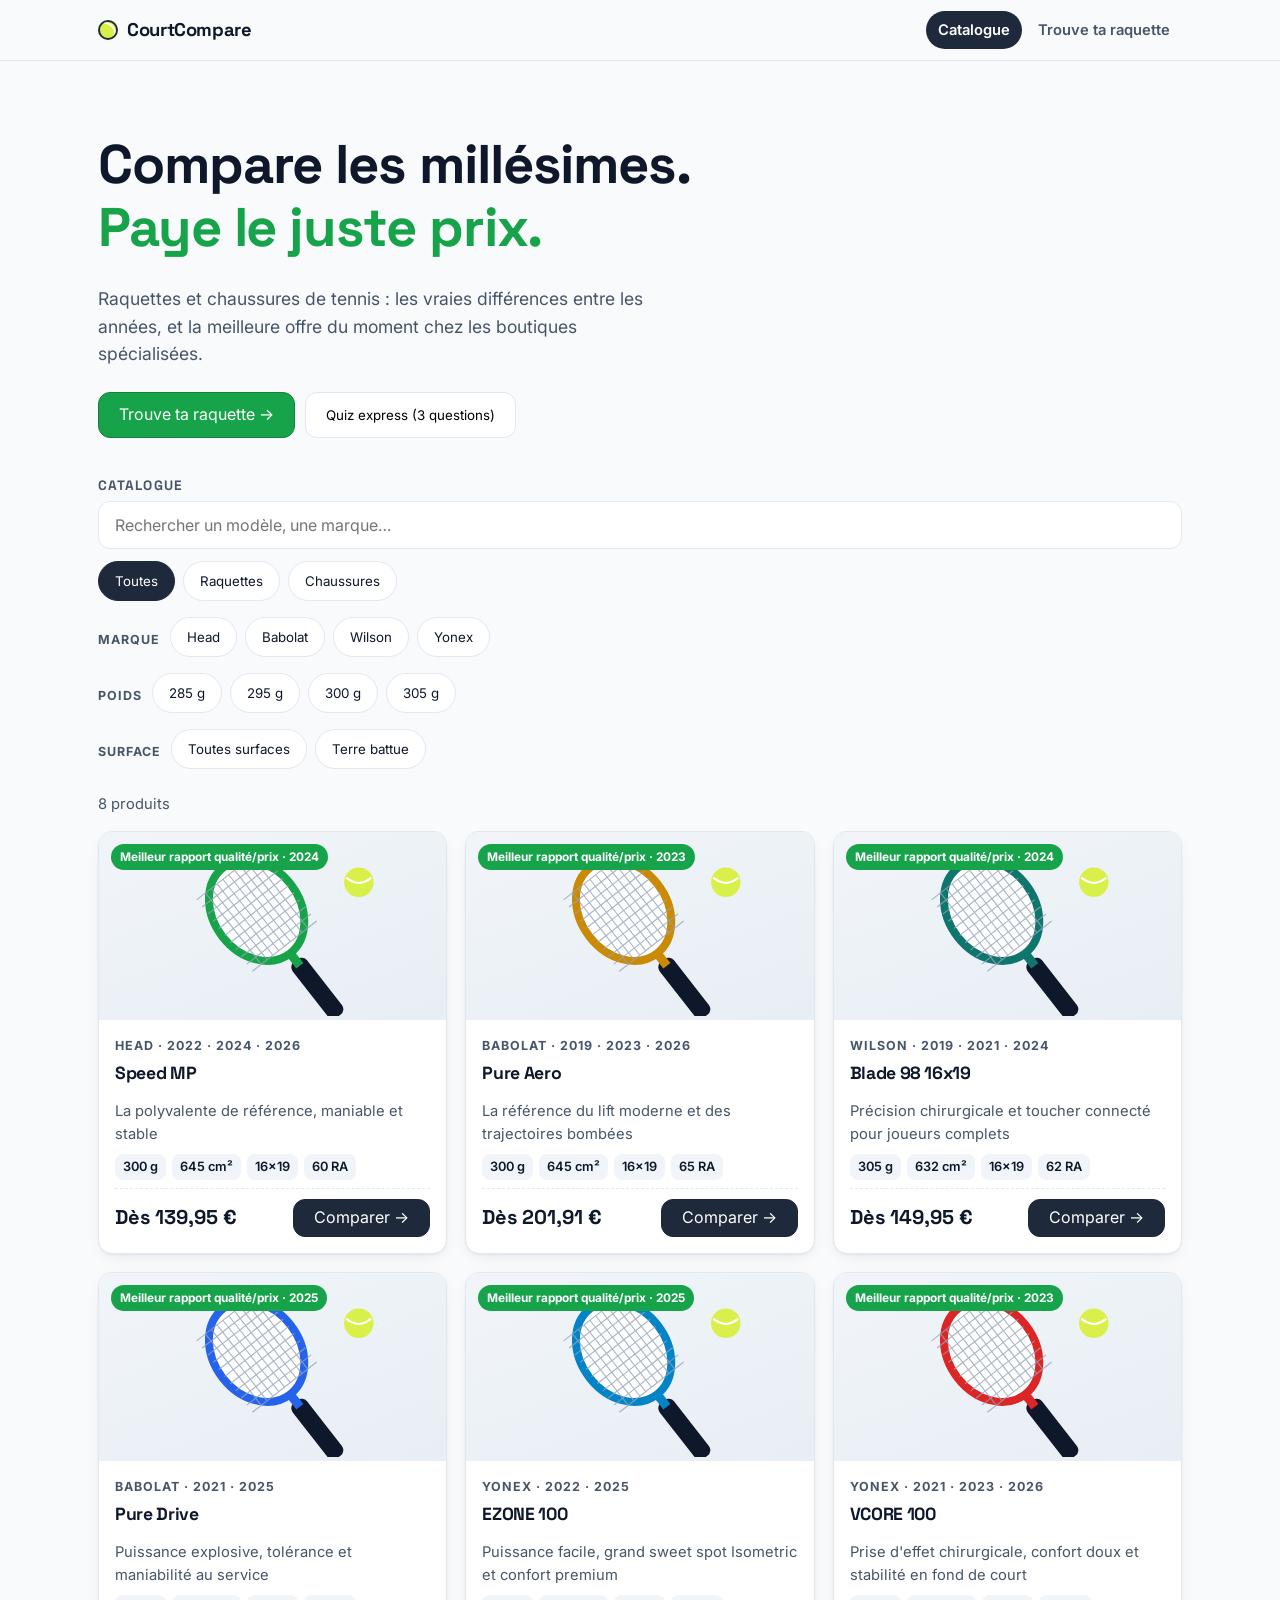
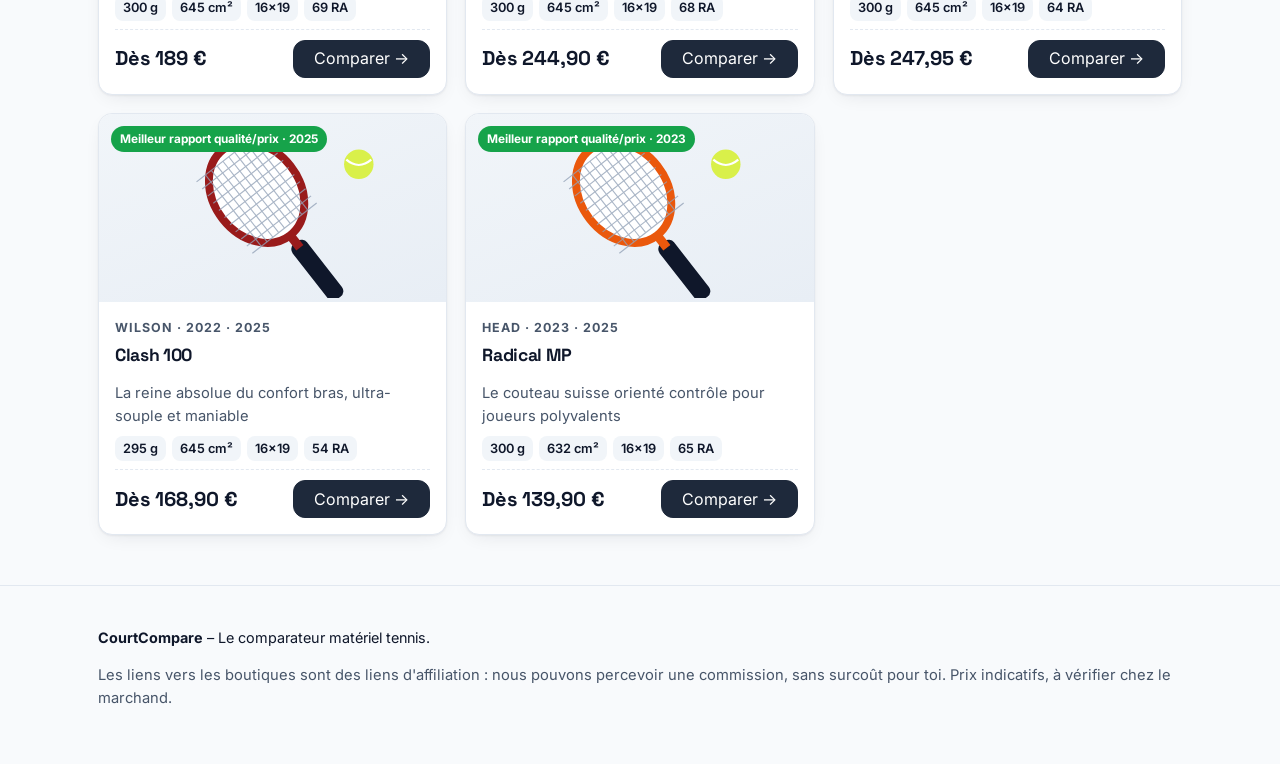
<file: index.html>
<!doctype html>
<html lang="fr">
<head>
<meta charset="utf-8">
<meta name="viewport" content="width=device-width,initial-scale=1,viewport-fit=cover">
<title>CourtCompare – Comparateur matériel tennis : millésimes et meilleur prix</title>
<meta name="description" content="Compare les millésimes de tes raquettes et chaussures de tennis (Head, Babolat, Wilson, Asics) et trouve le meilleur prix parmi les boutiques spécialisées.">
<link rel="canonical" href="/">
<meta name="theme-color" content="#16A34A">
<link rel="manifest" href="manifest.json">
<link rel="icon" href="icons/icon.svg" type="image/svg+xml">
<link rel="apple-touch-icon" href="icons/icon.svg">
<meta property="og:title" content="CourtCompare – Compare les millésimes. Paye le juste prix.">
<meta property="og:description" content="Comparateur de raquettes et chaussures de tennis : différences entre les années et meilleures offres.">
<meta property="og:type" content="website">
<link rel="preconnect" href="https://fonts.googleapis.com"><link rel="preconnect" href="https://fonts.gstatic.com" crossorigin>
<link href="https://fonts.googleapis.com/css2?family=Inter:wght@400;600;700&family=Space+Grotesk:wght@500;700&display=swap" rel="stylesheet">
<link rel="stylesheet" href="css/style.css">
</head>
<body>
<main id="main">
  <section class="hero"><div class="wrap">
    <h1>Compare les millésimes.<br><em>Paye le juste prix.</em></h1>
    <p class="lead">Raquettes et chaussures de tennis : les vraies différences entre les années, et la meilleure offre du moment chez les boutiques spécialisées.</p>
    <div class="hero-cta">
      <a class="btn btn-primary" id="cta-finder" href="trouve-ta-raquette.html">Trouve ta raquette →</a>
      <button class="btn" id="open-quiz" type="button">Quiz express (3 questions)</button>
    </div>
  </div></section>

  <section class="wrap" aria-labelledby="cat-title">
    <h2 id="cat-title" class="muted" style="font-size:.85rem;text-transform:uppercase;letter-spacing:.08em">Catalogue</h2>
    <div class="toolbar">
      <input class="search" id="search" type="search" placeholder="Rechercher un modèle, une marque…" aria-label="Rechercher un produit" autocomplete="off">
      <div class="tabs" id="tabs" role="group" aria-label="Catégories"></div>
      <div class="chiprow"><span class="chip-label">Marque</span><div class="chips" id="f-brand"></div></div>
      <div class="chiprow"><span class="chip-label">Poids</span><div class="chips" id="f-weight"></div></div>
      <div class="chiprow"><span class="chip-label">Surface</span><div class="chips" id="f-surface"></div></div>
    </div>
    <p class="muted" id="count" aria-live="polite"></p>
    <div class="grid" id="grid"></div>
  </section>
</main>

<dialog id="quiz" aria-labelledby="quiz-title">
  <div class="mhead"><strong id="quiz-title">Quel matériel pour mon jeu ?</strong><button class="x" id="quiz-close" aria-label="Fermer" type="button">×</button></div>
  <div class="mbody" id="quiz-body"></div>
</dialog>

<script src="js/common.js"></script>
<script src="js/home.js"></script>
</body>
</html>
</file>
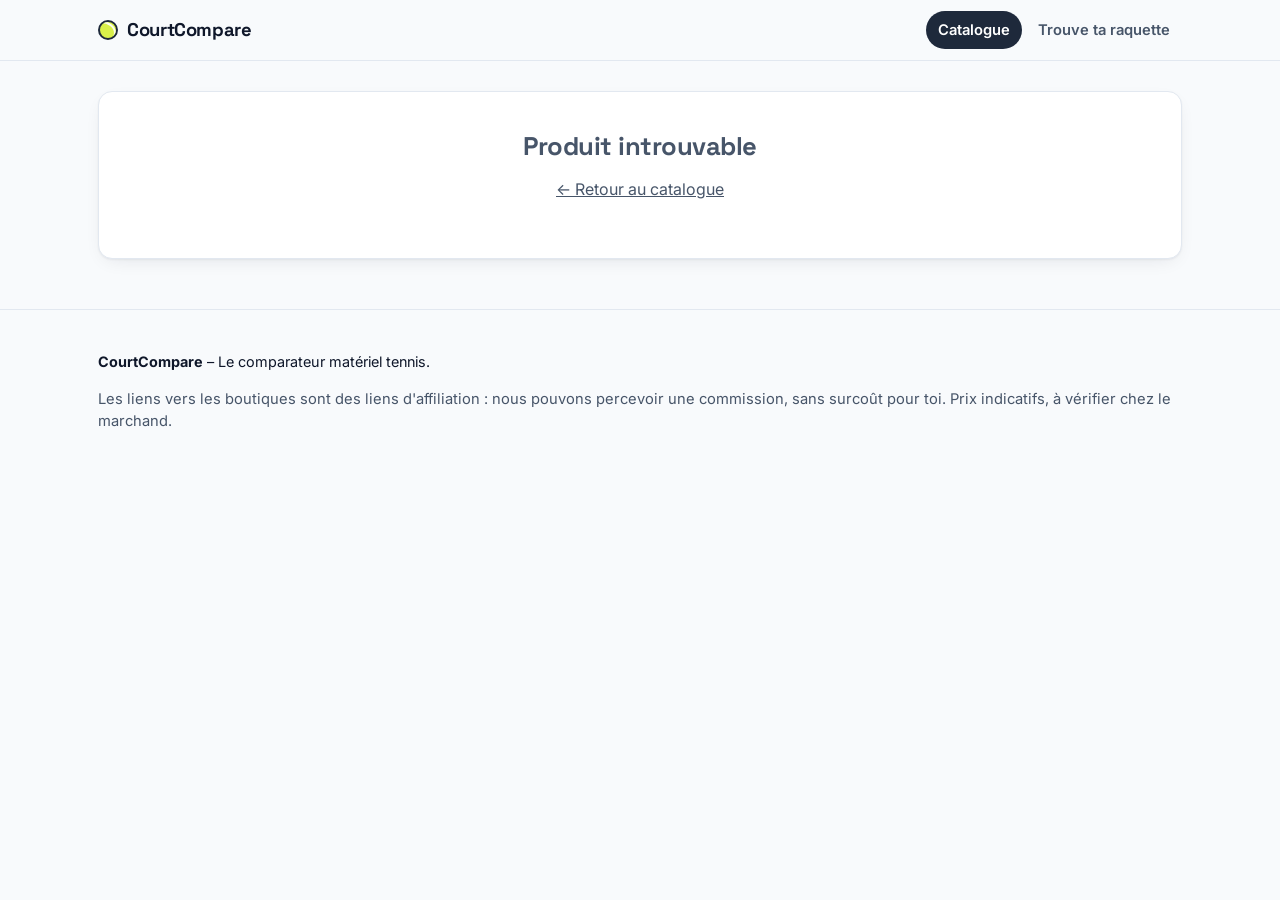
<file: produit.html>
<!doctype html>
<html lang="fr">
<head>
<meta charset="utf-8">
<meta name="viewport" content="width=device-width,initial-scale=1,viewport-fit=cover">
<title>Fiche produit – CourtCompare</title>
<meta name="description" content="Comparatif des millésimes et meilleur prix.">
<meta name="theme-color" content="#16A34A">
<link rel="manifest" href="manifest.json">
<link rel="icon" href="icons/icon.svg" type="image/svg+xml">
<link rel="apple-touch-icon" href="icons/icon.svg">
<link rel="preconnect" href="https://fonts.googleapis.com"><link rel="preconnect" href="https://fonts.gstatic.com" crossorigin>
<link href="https://fonts.googleapis.com/css2?family=Inter:wght@400;600;700&family=Space+Grotesk:wght@500;700&display=swap" rel="stylesheet">
<link rel="stylesheet" href="css/style.css">
</head>
<body>
<main id="main" class="wrap"><div id="content"><p class="muted" style="padding:40px 0">Chargement…</p></div></main>
<script src="js/common.js"></script>
<script src="js/product.js"></script>
</body>
</html>
</file>
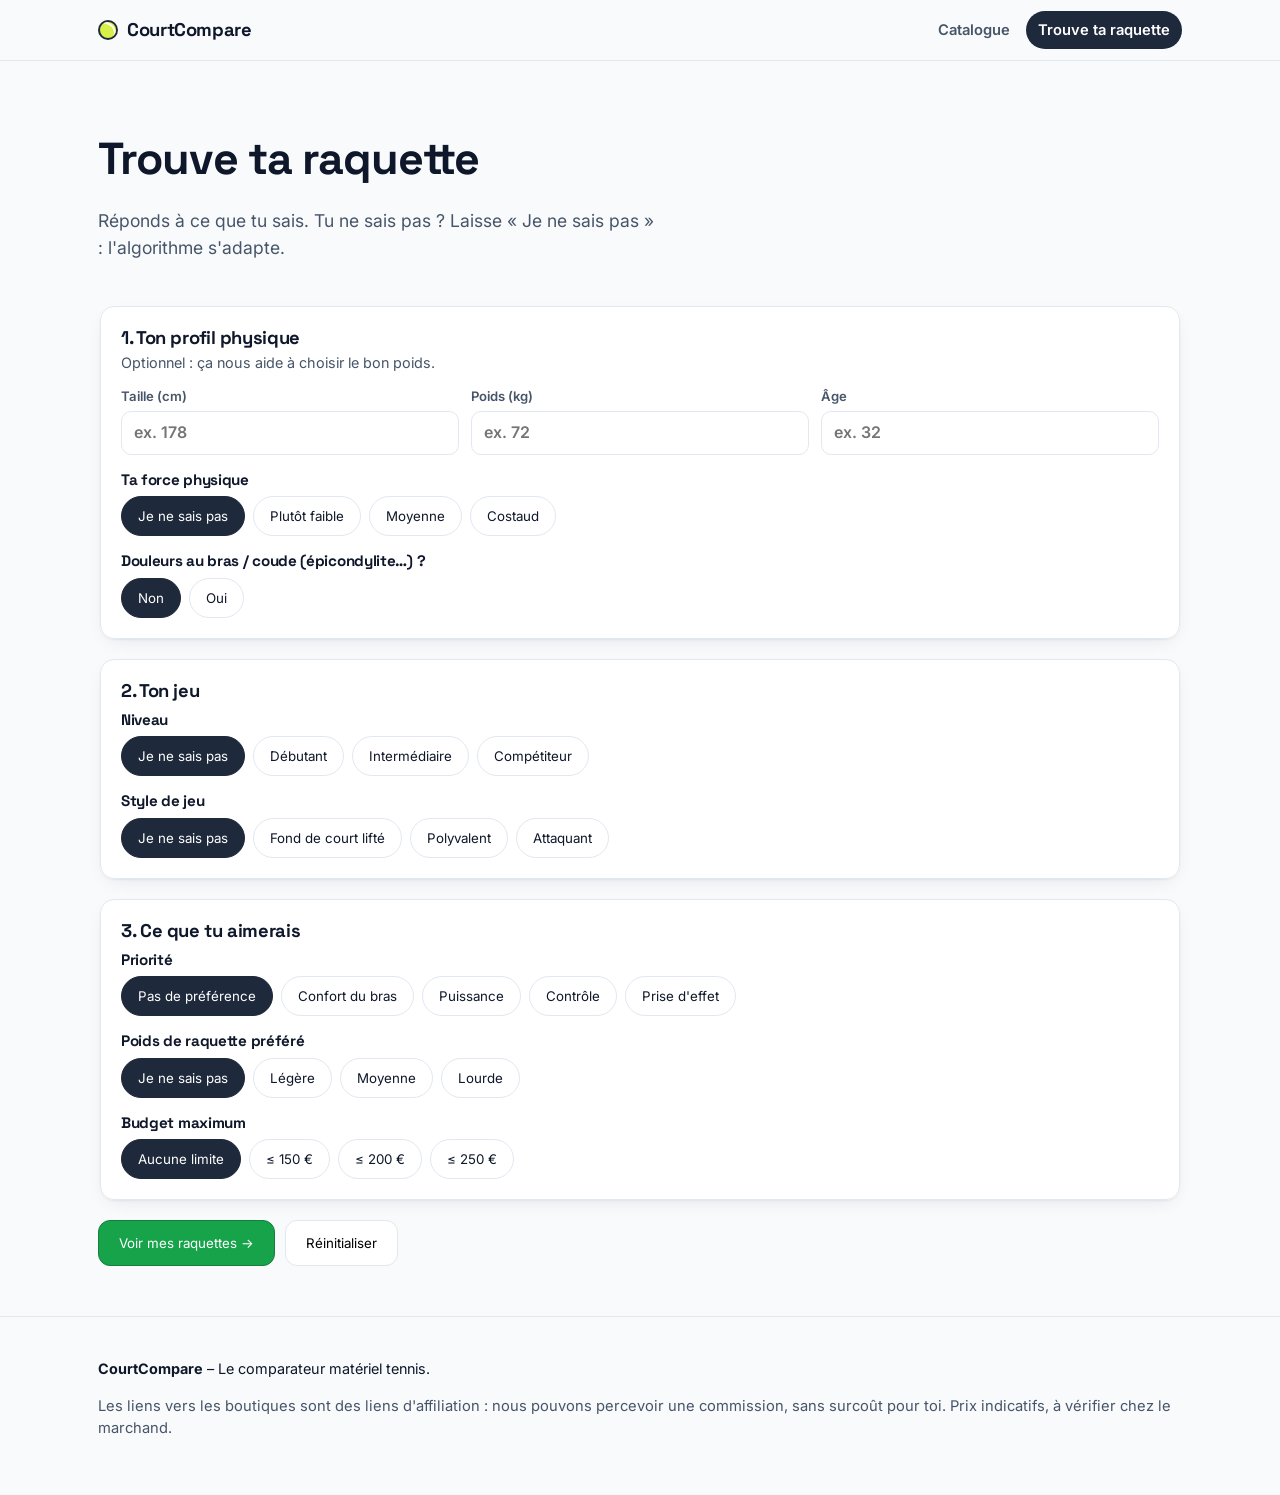
<file: trouve-ta-raquette.html>
<!doctype html>
<html lang="fr">
<head>
<meta charset="utf-8">
<meta name="viewport" content="width=device-width,initial-scale=1,viewport-fit=cover">
<title>Trouve ta raquette de tennis : recommandation selon ton profil | CourtCompare</title>
<meta name="description" content="Indique ton profil physique, ton niveau et ce que tu recherches (ou non) : notre algorithme te propose les raquettes de tennis les plus adaptées et le meilleur prix.">
<meta name="theme-color" content="#16A34A">
<link rel="manifest" href="manifest.json">
<link rel="icon" href="icons/icon.svg" type="image/svg+xml">
<link rel="apple-touch-icon" href="icons/icon.svg">
<link rel="preconnect" href="https://fonts.googleapis.com"><link rel="preconnect" href="https://fonts.gstatic.com" crossorigin>
<link href="https://fonts.googleapis.com/css2?family=Inter:wght@400;600;700&family=Space+Grotesk:wght@500;700&display=swap" rel="stylesheet">
<link rel="stylesheet" href="css/style.css">
</head>
<body>
<main id="main" class="wrap">
  <section class="hero" style="padding-bottom:20px">
    <h1 style="font-size:clamp(1.9rem,5vw,2.8rem)">Trouve ta raquette</h1>
    <p class="lead">Réponds à ce que tu sais. Tu ne sais pas ? Laisse « Je ne sais pas » : l'algorithme s'adapte.</p>
  </section>

  <form id="finder" class="fwrap" novalidate>
    <fieldset class="card fstep" style="border:1px solid var(--line)"><legend class="sr" style="position:absolute;left:-999px">Profil physique</legend>
      <h2>1. Ton profil physique</h2><p class="hint">Optionnel : ça nous aide à choisir le bon poids.</p>
      <div class="fields">
        <label>Taille (cm)<input type="number" id="f-height" inputmode="numeric" min="120" max="220" placeholder="ex. 178"></label>
        <label>Poids (kg)<input type="number" id="f-kg" inputmode="numeric" min="30" max="150" placeholder="ex. 72"></label>
        <label>Âge<input type="number" id="f-age" inputmode="numeric" min="8" max="90" placeholder="ex. 32"></label>
      </div>
      <h3 style="margin:16px 0 8px;font-size:.95rem">Ta force physique</h3>
      <div class="opts" data-k="strength"></div>
      <h3 style="margin:16px 0 8px;font-size:.95rem">Douleurs au bras / coude (épicondylite…) ?</h3>
      <div class="opts" data-k="armPain"></div>
    </fieldset>

    <fieldset class="card fstep" style="border:1px solid var(--line)"><legend style="position:absolute;left:-999px">Jeu</legend>
      <h2>2. Ton jeu</h2>
      <h3 style="margin:10px 0 8px;font-size:.95rem">Niveau</h3><div class="opts" data-k="level"></div>
      <h3 style="margin:16px 0 8px;font-size:.95rem">Style de jeu</h3><div class="opts" data-k="style"></div>
    </fieldset>

    <fieldset class="card fstep" style="border:1px solid var(--line)"><legend style="position:absolute;left:-999px">Envies</legend>
      <h2>3. Ce que tu aimerais</h2>
      <h3 style="margin:10px 0 8px;font-size:.95rem">Priorité</h3><div class="opts" data-k="priority"></div>
      <h3 style="margin:16px 0 8px;font-size:.95rem">Poids de raquette préféré</h3><div class="opts" data-k="weightPref"></div>
      <h3 style="margin:16px 0 8px;font-size:.95rem">Budget maximum</h3><div class="opts" data-k="budget"></div>
    </fieldset>

    <div class="sticky-actions">
      <button class="btn btn-primary" type="submit" id="go">Voir mes raquettes →</button>
      <button class="btn" type="button" id="reset">Réinitialiser</button>
    </div>
  </form>

  <section id="results-section" hidden aria-live="polite">
    <h2 id="results-title">Tes raquettes recommandées</h2>
    <p class="muted" id="profile-sum"></p>
    <div class="results" id="results"></div>
    <p class="muted" style="margin-top:14px">Le score combine ton profil (poids, rigidité, swingweight) et les notes de jouabilité de chaque millésime. C'est une aide à la décision : idéalement, teste avant d'acheter.</p>
  </section>
</main>
<script src="js/common.js"></script>
<script src="js/finder.js"></script>
</body>
</html>
</file>
<file: css/style.css>
:root{
  --bg:#F8FAFC;--card:#fff;--line:#E2E8F0;--ink:#0F172A;--muted:#475569;
  --green:#16A34A;--green-d:#15803D;--green-l:#DCFCE7;--navy:#1E293B;--ball:#D9F04A;
  --r:14px;--shadow:0 1px 2px rgba(15,23,42,.05),0 6px 20px -8px rgba(15,23,42,.12);
}
*{box-sizing:border-box}
html{scroll-behavior:smooth}
body{margin:0;background:var(--bg);color:var(--ink);font-family:'Inter',system-ui,-apple-system,Segoe UI,Roboto,sans-serif;line-height:1.55;-webkit-font-smoothing:antialiased}
h1,h2,h3{font-family:'Space Grotesk','Inter',system-ui,sans-serif;line-height:1.15;margin:0 0 .5em;letter-spacing:-.02em}
h1{font-size:clamp(2rem,6vw,3.4rem)} h2{font-size:clamp(1.4rem,3.5vw,1.9rem)} h3{font-size:1.1rem}
a{color:inherit} img,svg{max-width:100%}
.wrap{max-width:1120px;margin:0 auto;padding:0 18px}
.muted{color:var(--muted);font-size:.92rem}
.skip{position:absolute;left:-999px}.skip:focus{left:8px;top:8px;background:#fff;padding:8px;z-index:99}
:focus-visible{outline:3px solid var(--green);outline-offset:2px;border-radius:6px}

.site-header{position:sticky;top:0;z-index:20;background:rgba(248,250,252,.92);backdrop-filter:blur(10px);border-bottom:1px solid var(--line)}
.bar{display:flex;align-items:center;justify-content:space-between;gap:12px;height:60px}
.logo{display:flex;align-items:center;gap:9px;font-family:'Space Grotesk',sans-serif;font-weight:700;font-size:1.15rem;text-decoration:none;letter-spacing:-.02em}
.ball{width:20px;height:20px;border-radius:50%;background:var(--ball);border:2px solid var(--navy);position:relative;overflow:hidden}
.ball:after{content:"";position:absolute;inset:-6px -10px;border:2px solid #fff;border-radius:50%;left:-14px;top:-1px;width:26px;height:20px;opacity:.9}
nav{display:flex;gap:4px}
nav a{padding:8px 12px;border-radius:999px;text-decoration:none;font-weight:600;font-size:.92rem;color:var(--muted)}
nav a:hover{background:#EEF2F7;color:var(--ink)} nav a[aria-current]{background:var(--navy);color:#fff}

.hero{padding:44px 0 28px}
.hero p.lead{font-size:1.1rem;color:var(--muted);max-width:560px;margin:.2em 0 1.4em}
.hero h1 em{font-style:normal;color:var(--green)}
.hero-cta{display:flex;gap:10px;flex-wrap:wrap}

.btn{display:inline-flex;align-items:center;justify-content:center;gap:6px;min-height:46px;padding:0 20px;border-radius:12px;border:1px solid var(--line);background:#fff;font:600 .95rem inherit;font-family:inherit;text-decoration:none;cursor:pointer;transition:transform .12s,box-shadow .12s,background .12s}
.btn:hover{transform:translateY(-1px);box-shadow:var(--shadow)}
.btn-primary{background:var(--green);border-color:var(--green-d);color:#fff}.btn-primary:hover{background:var(--green-d)}
.btn-dark{background:var(--navy);border-color:var(--navy);color:#fff}

.card{background:var(--card);border:1px solid var(--line);border-radius:var(--r);box-shadow:var(--shadow)}
.pad{padding:20px}

/* filtres */
.toolbar{display:grid;gap:12px;margin:8px 0 20px}
.search{width:100%;min-height:48px;padding:0 16px;border-radius:12px;border:1px solid var(--line);background:#fff;font:inherit;font-size:1rem}
.search:focus{outline:3px solid var(--green-l);border-color:var(--green)}
.tabs,.chips{display:flex;gap:8px;overflow-x:auto;padding-bottom:4px;scrollbar-width:none}
.tabs button,.chips button,.opt{white-space:nowrap;min-height:40px;padding:0 16px;border-radius:999px;border:1px solid var(--line);background:#fff;font:600 .9rem inherit;font-family:inherit;cursor:pointer;color:var(--ink)}
.tabs button[aria-pressed=true]{background:var(--navy);color:#fff;border-color:var(--navy)}
.chips button[aria-pressed=true]{background:var(--green-l);border-color:var(--green);color:var(--green-d)}
.chip-label{font-size:.78rem;text-transform:uppercase;letter-spacing:.08em;color:var(--muted);font-weight:700;align-self:center;padding-right:2px}
.chiprow{display:flex;gap:8px;align-items:center}

.grid{display:grid;gap:18px;grid-template-columns:repeat(auto-fill,minmax(270px,1fr))}
.pcard{display:flex;flex-direction:column;text-decoration:none;overflow:hidden;transition:transform .15s,box-shadow .15s}
.pcard:hover{transform:translateY(-3px);box-shadow:0 14px 30px -12px rgba(15,23,42,.25)}
.pcard .visual{background:linear-gradient(160deg,#F1F5F9,#E8EEF5);padding:14px 10px 4px;position:relative}
.art{display:block;width:100%;height:auto;max-height:170px}
.badge{display:inline-block;font-size:.74rem;font-weight:700;padding:4px 9px;border-radius:999px;background:var(--green);color:#fff}
.pcard .badge{position:absolute;top:12px;left:12px}
.pcard .body{padding:16px;display:flex;flex-direction:column;gap:8px;flex:1}
.brand{font-size:.78rem;text-transform:uppercase;letter-spacing:.08em;color:var(--muted);font-weight:700}
.specs{display:flex;flex-wrap:wrap;gap:6px;margin:0;padding:0;list-style:none}
.specs li{font-size:.8rem;background:#F1F5F9;border-radius:8px;padding:3px 8px;font-weight:600}
.pfoot{margin-top:auto;display:flex;align-items:center;justify-content:space-between;padding-top:10px;border-top:1px dashed var(--line)}
.price{font-family:'Space Grotesk',sans-serif;font-weight:700;font-size:1.25rem}
.empty{text-align:center;padding:40px 10px;color:var(--muted)}

/* produit */
.crumbs{font-size:.88rem;color:var(--muted);padding:18px 0 6px}.crumbs a{color:var(--muted)}
.phead{display:grid;gap:20px;grid-template-columns:1fr;align-items:center;margin-bottom:22px}
.phead .card{overflow:hidden;background:linear-gradient(160deg,#F1F5F9,#E8EEF5);padding:10px}
.verdict{border-left:0;background:var(--navy);color:#fff;padding:22px;border-radius:var(--r);margin-bottom:26px}
.verdict h2{color:#fff;margin-bottom:.4em}.verdict p{color:#CBD5E1;margin:0 0 12px}
.verdict ul{margin:0;padding-left:18px;color:#fff}.verdict li{margin:4px 0}.verdict .k{color:var(--ball);font-weight:700}
section.block{margin:34px 0}
.tablewrap{overflow-x:auto;border-radius:var(--r);border:1px solid var(--line);background:#fff;box-shadow:var(--shadow)}
table.cmp{width:100%;border-collapse:collapse;min-width:520px}
.cmp th,.cmp td{padding:12px 14px;text-align:left;border-bottom:1px solid var(--line);font-size:.93rem;vertical-align:top}
.cmp thead th{background:#F1F5F9;font-family:'Space Grotesk',sans-serif;position:sticky;top:0}
.cmp tbody th{color:var(--muted);font-weight:600;width:28%;background:#FBFCFD}
.cmp tr:last-child td,.cmp tr:last-child th{border-bottom:0}
.cmp .win{background:var(--green-l);font-weight:700}
.cmp .vb{display:block;margin-top:4px}
.bar-r{display:flex;align-items:center;gap:8px}.bar-r i{display:block;height:7px;border-radius:9px;background:var(--green)}.bar-r span{background:#E2E8F0;border-radius:9px;display:block;width:90px}
.tech{display:flex;flex-wrap:wrap;gap:4px}.tech span{font-size:.75rem;background:#F1F5F9;border-radius:6px;padding:2px 7px}

.offers{display:grid;gap:10px}
.offer{display:grid;grid-template-columns:1fr auto;gap:8px 14px;align-items:center;padding:16px;background:#fff;border:1px solid var(--line);border-radius:var(--r)}
.offer.best{border-color:var(--green);box-shadow:0 0 0 3px var(--green-l),var(--shadow)}
.offer .m{font-weight:700}.offer .meta{font-size:.85rem;color:var(--muted)}
.offer .p{font-family:'Space Grotesk',sans-serif;font-weight:700;font-size:1.4rem;text-align:right}
.offer .btn{grid-column:1/-1}
.stock-ok{color:var(--green-d);font-weight:600}

/* finder */
.fwrap{display:grid;gap:20px;margin-bottom:40px}
.fstep{padding:20px}.fstep h2{font-size:1.15rem;margin-bottom:.2em}
.fstep .hint{color:var(--muted);font-size:.9rem;margin:0 0 12px}
.opts{display:flex;flex-wrap:wrap;gap:8px}
.opt[aria-pressed=true]{background:var(--navy);color:#fff;border-color:var(--navy)}
.fields{display:grid;grid-template-columns:repeat(auto-fit,minmax(130px,1fr));gap:12px}
.fields label{font-size:.82rem;font-weight:600;color:var(--muted);display:grid;gap:4px}
.fields input{min-height:44px;padding:0 12px;border:1px solid var(--line);border-radius:10px;font:inherit;font-size:1rem}
.results{display:grid;gap:18px;grid-template-columns:repeat(auto-fit,minmax(280px,1fr))}
.result{padding:16px;display:flex;flex-direction:column;gap:6px}.result.top{border-color:var(--green);box-shadow:0 0 0 3px var(--green-l),var(--shadow)}
.result-head{display:flex;justify-content:space-between;align-items:center}
.rank{font-size:.78rem;font-weight:700;background:var(--navy);color:#fff;padding:4px 10px;border-radius:999px}.top .rank{background:var(--green)}
.match b{font-family:'Space Grotesk';font-size:1.2rem;color:var(--green-d)}
.pros,.cons{margin:4px 0;padding:0;list-style:none;font-size:.88rem}
.pros li:before{content:"✓ ";color:var(--green);font-weight:700}.cons li:before{content:"– ";color:#B45309;font-weight:700}.cons{color:var(--muted)}
.result-foot{margin-top:auto;display:flex;justify-content:space-between;align-items:center;gap:8px;padding-top:10px;border-top:1px dashed var(--line);flex-wrap:wrap}
.sticky-actions{display:flex;gap:10px;flex-wrap:wrap}

/* modale */
dialog{border:0;border-radius:18px;padding:0;width:min(520px,94vw);box-shadow:0 30px 80px -20px rgba(15,23,42,.5)}
dialog::backdrop{background:rgba(15,23,42,.55)}
.mhead{display:flex;justify-content:space-between;align-items:center;padding:16px 20px;border-bottom:1px solid var(--line)}
.mbody{padding:20px;max-height:75vh;overflow:auto}
.x{border:0;background:#F1F5F9;border-radius:50%;width:36px;height:36px;font-size:1.2rem;cursor:pointer}
.dots{display:flex;gap:6px;margin-bottom:12px}.dots i{height:5px;flex:1;background:var(--line);border-radius:9px}.dots i.on{background:var(--green)}

.site-footer{border-top:1px solid var(--line);margin-top:50px;padding:26px 0 40px;font-size:.9rem}

@media(min-width:720px){
  .phead{grid-template-columns:1.1fr .9fr}
  .offer{grid-template-columns:1.4fr 1fr auto auto}.offer .btn{grid-column:auto}
  .hero{padding:72px 0 40px}
}
@media(prefers-reduced-motion:reduce){*{transition:none!important;scroll-behavior:auto!important}}
</file>
